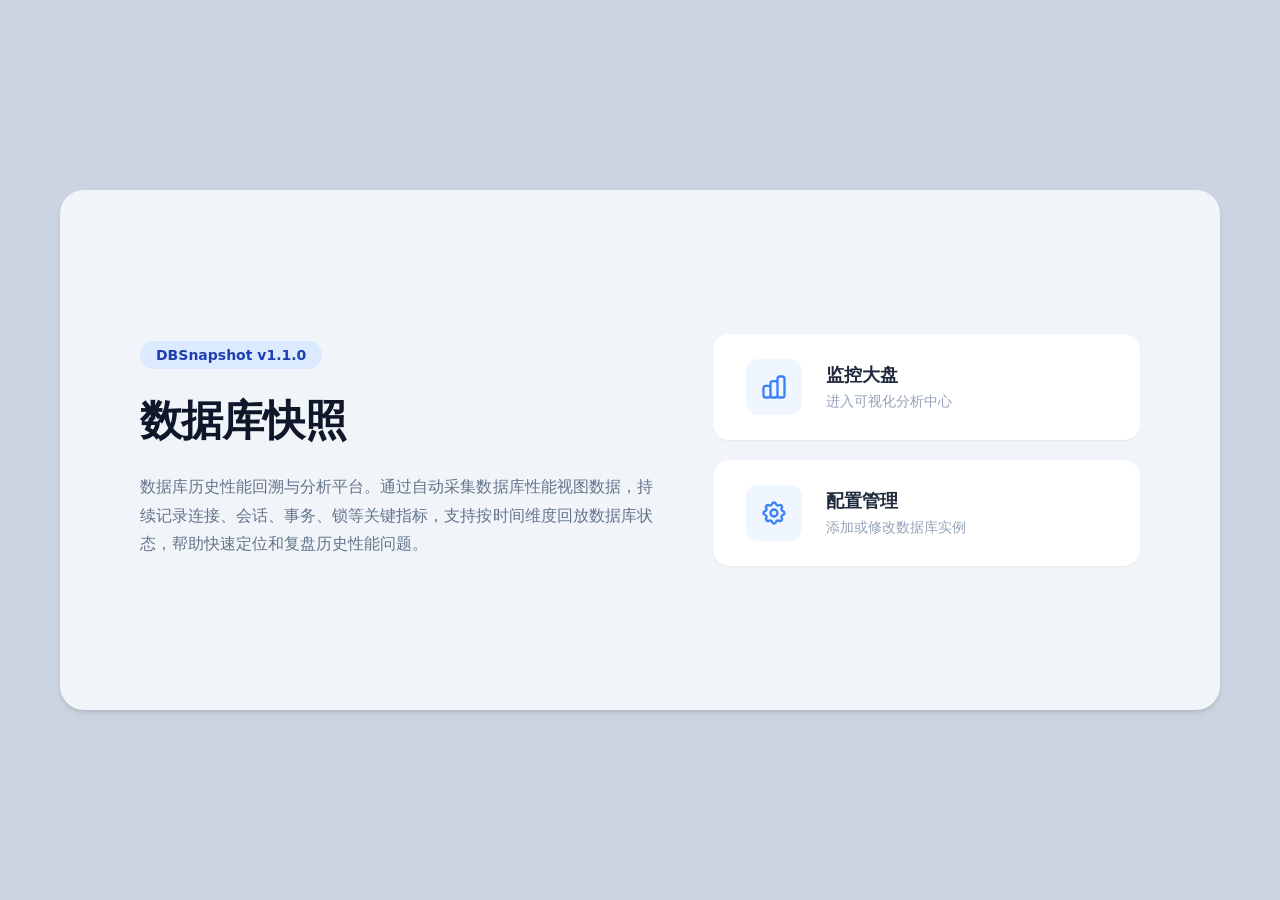
<file: web/index.html>
<!DOCTYPE html>
<html lang="zh-CN">
<head>
    <meta charset="UTF-8">
    <meta name="viewport" content="width=device-width, initial-scale=1.0">
    <title>数据库快照系统</title>
    <style>
        /* 全局变量 */
        :root {
            --bg-color: #dbeafe; /* 外部背景色，稍微深一点的蓝灰 */
            --container-bg: #eff6ff; /* 主卡片背景，极淡的蓝 */
            --primary-blue: #3b82f6;
            --text-dark: #1e3a8a; /* 深海军蓝，用于标题 */
            --text-gray: #475569; /* 正文灰 */
            --card-white: #ffffff;
            --shadow-sm: 0 1px 2px 0 rgba(0, 0, 0, 0.05);
            --shadow-md: 0 4px 6px -1px rgba(0, 0, 0, 0.1), 0 2px 4px -1px rgba(0, 0, 0, 0.06);
            --shadow-hover: 0 10px 15px -3px rgba(0, 0, 0, 0.1), 0 4px 6px -2px rgba(0, 0, 0, 0.05);
        }

        body {
            margin: 0;
            padding: 0;
            font-family: 'Inter', system-ui, -apple-system, sans-serif;
            background-color: #cbd5e1; /* 浏览器背景 */
            height: 100vh;
            display: flex;
            align-items: center;
            justify-content: center;
        }

        /* 主容器 - 模仿图中那个大的圆角矩形 */
        .main-container {
            width: 90%;
            max-width: 1000px;
            background-color: #f1f5f9; /* 接近图中的背景色 */
            border-radius: 24px;
            padding: 60px 80px;
            box-shadow: var(--shadow-md);
            display: flex;
            align-items: center;
            gap: 60px;
            min-height: 400px;
        }

        /* 左侧文字区 */
        .left-section {
            flex: 1.2; /* 稍微宽一点 */
            display: flex;
            flex-direction: column;
            justify-content: center;
        }

        /* 版本号 Badge */
        .badge {
            display: inline-block;
            background-color: #dbeafe;
            color: #1e40af;
            font-size: 14px;
            font-weight: 600;
            padding: 6px 16px;
            border-radius: 999px; /* Pill shape */
            width: fit-content;
            margin-bottom: 24px;
        }

        /* 大标题 */
        h1 {
            font-size: 42px;
            font-weight: 800;
            color: #0f172a; /* 接近黑色的深蓝 */
            margin: 0 0 24px 0;
            letter-spacing: -0.02em;
        }

        /* 描述文字 */
        .description {
            font-size: 16px;
            line-height: 1.8;
            color: #64748b;
            text-align: justify;
            margin: 0;
        }

        /* 右侧卡片区 */
        .right-section {
            flex: 1;
            display: flex;
            flex-direction: column;
            gap: 20px;
        }

        /* 导航卡片 */
        .nav-card {
            background-color: var(--card-white);
            border-radius: 16px;
            padding: 24px 32px;
            text-decoration: none;
            display: flex;
            align-items: center;
            gap: 24px;
            box-shadow: var(--shadow-sm);
            border: 1px solid transparent;
            transition: all 0.3s ease;
        }

        .nav-card:hover {
            transform: translateY(-4px);
            box-shadow: var(--shadow-hover);
            border-color: #bfdbfe;
        }

        /* 图标容器 */
        .icon-box {
            width: 56px;
            height: 56px;
            background-color: #eff6ff; /* 极淡蓝 */
            border-radius: 12px;
            display: flex;
            align-items: center;
            justify-content: center;
            flex-shrink: 0;
            color: var(--primary-blue);
            transition: background-color 0.3s;
        }

        .nav-card:hover .icon-box {
            background-color: #dbeafe;
        }

        .nav-card svg {
            width: 28px;
            height: 28px;
        }

        /* 卡片文字 */
        .card-text h2 {
            margin: 0 0 6px 0;
            font-size: 18px;
            font-weight: 700;
            color: #1e293b;
        }

        .card-text p {
            margin: 0;
            font-size: 14px;
            color: #94a3b8;
        }

        /* 响应式适配 */
        @media (max-width: 800px) {
            .main-container {
                flex-direction: column;
                padding: 40px;
                height: auto;
                text-align: center;
            }
            .left-section {
                align-items: center;
                margin-bottom: 40px;
            }
            .badge {
                margin-left: auto;
                margin-right: auto;
            }
            .right-section {
                width: 100%;
            }
            .nav-card {
                justify-content: flex-start;
                text-align: left;
            }
        }
    </style>
</head>
<body>

<div class="main-container">
    <div class="left-section">
        <div class="badge">DBSnapshot v1.1.0</div>
        <h1>数据库快照</h1>
        <p class="description">
            数据库历史性能回溯与分析平台。通过自动采集数据库性能视图数据，持续记录连接、会话、事务、锁等关键指标，支持按时间维度回放数据库状态，帮助快速定位和复盘历史性能问题。
        </p>
    </div>

    <div class="right-section">
        <a href="/db-snapshot/dashboard" class="nav-card">
            <div class="icon-box">
                <svg fill="none" stroke="currentColor" stroke-width="2" viewBox="0 0 24 24">
                    <path stroke-linecap="round" stroke-linejoin="round" d="M9 19v-6a2 2 0 00-2-2H5a2 2 0 00-2 2v6a2 2 0 002 2h2a2 2 0 002-2zm0 0V9a2 2 0 012-2h2a2 2 0 012 2v10m-6 0a2 2 0 002 2h2a2 2 0 002-2m0 0V5a2 2 0 012-2h2a2 2 0 012 2v14a2 2 0 01-2 2h-2a2 2 0 01-2-2z"></path>
                </svg>
            </div>
            <div class="card-text">
                <h2>监控大盘</h2>
                <p>进入可视化分析中心</p>
            </div>
        </a>

        <a href="/db-snapshot/config" class="nav-card">
            <div class="icon-box">
                <svg fill="none" stroke="currentColor" stroke-width="2" viewBox="0 0 24 24">
                    <path stroke-linecap="round" stroke-linejoin="round" d="M10.325 4.317c.426-1.756 2.924-1.756 3.35 0a1.724 1.724 0 002.573 1.066c1.543-.94 3.31.826 2.37 2.37a1.724 1.724 0 001.065 2.572c1.756.426 1.756 2.924 0 3.35a1.724 1.724 0 00-1.066 2.573c.94 1.543-.826 3.31-2.37 2.37a1.724 1.724 0 00-2.572 1.065c-.426 1.756-2.924 1.756-3.35 0a1.724 1.724 0 00-2.573-1.066c-1.543.94-3.31-.826-2.37-2.37a1.724 1.724 0 00-1.065-2.572c-1.756-.426-1.756-2.924 0-3.35a1.724 1.724 0 001.066-2.573c-.94-1.543.826-3.31 2.37-2.37.996.608 2.296.07 2.572-1.065z"></path>
                    <path stroke-linecap="round" stroke-linejoin="round" d="M15 12a3 3 0 11-6 0 3 3 0 016 0z"></path>
                </svg>
            </div>
            <div class="card-text">
                <h2>配置管理</h2>
                <p>添加或修改数据库实例</p>
            </div>
        </a>
    </div>
</div>

</body>
</html>
</file>
